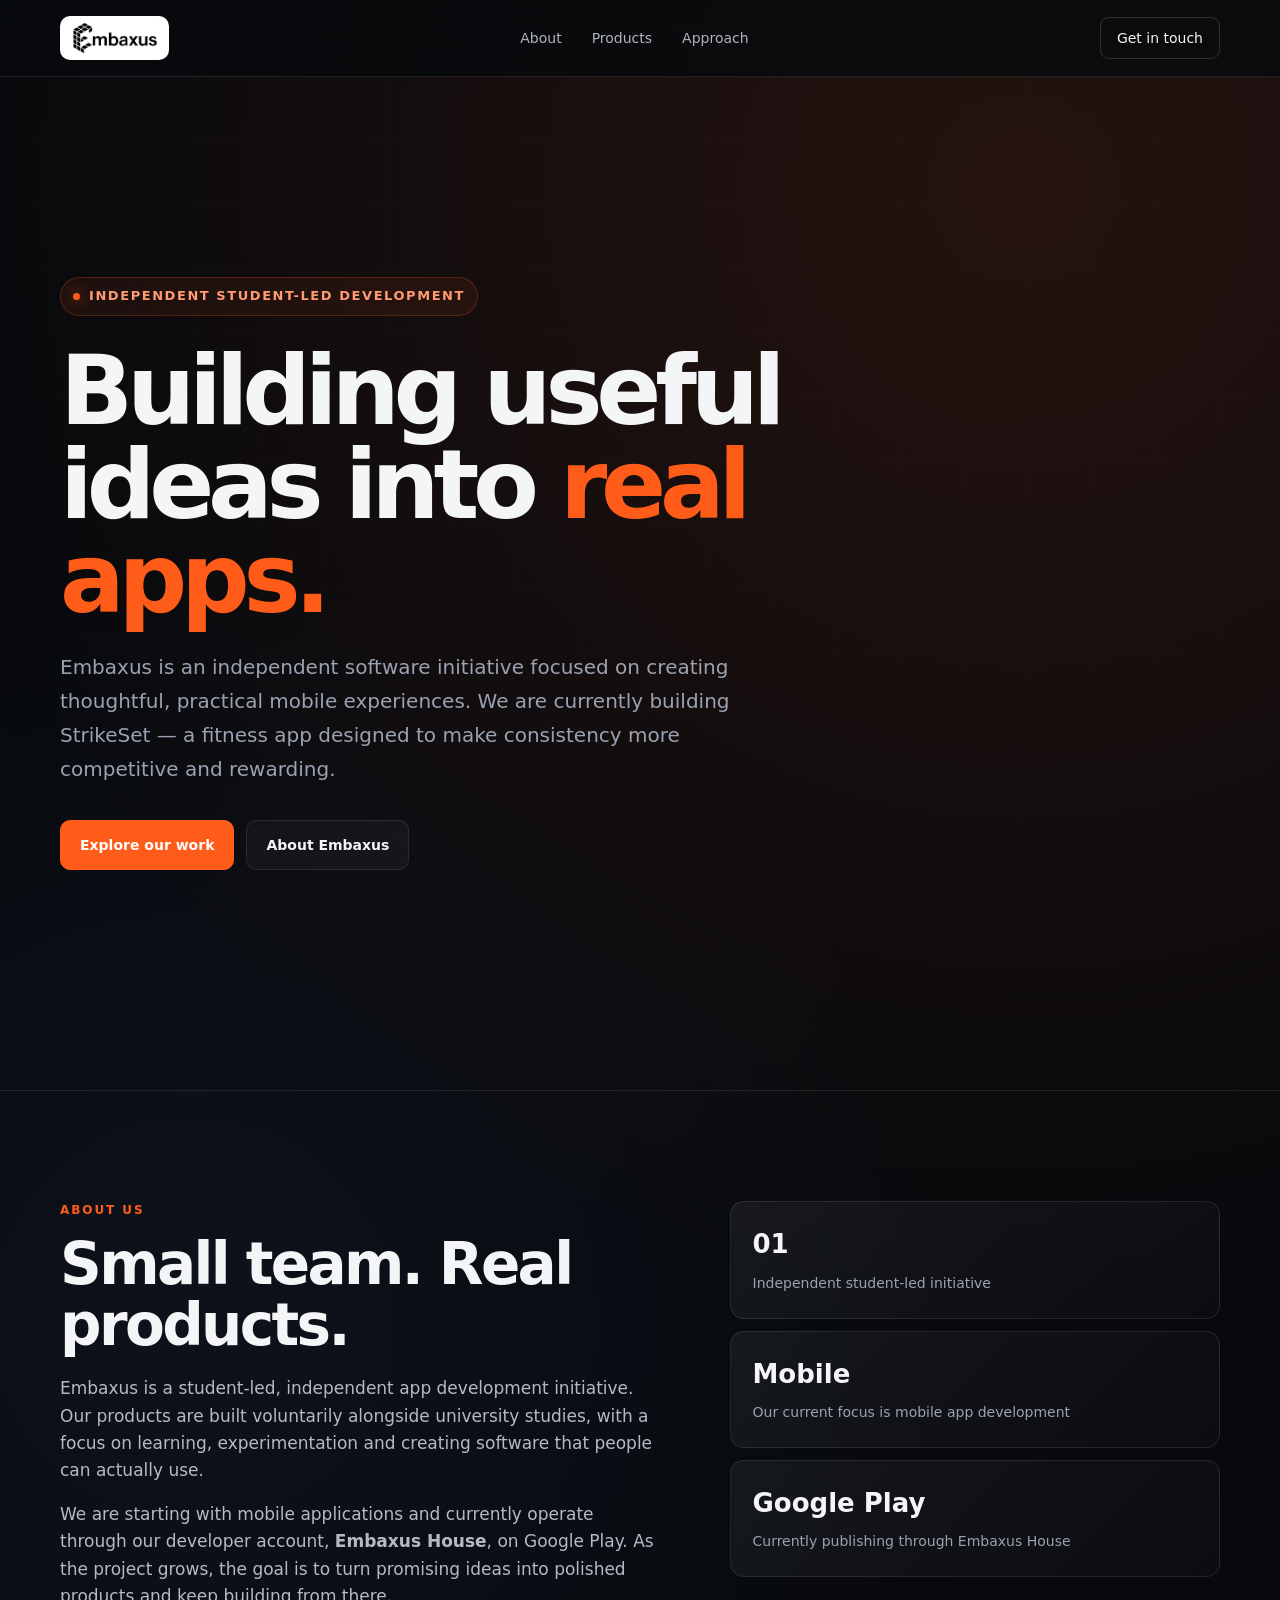
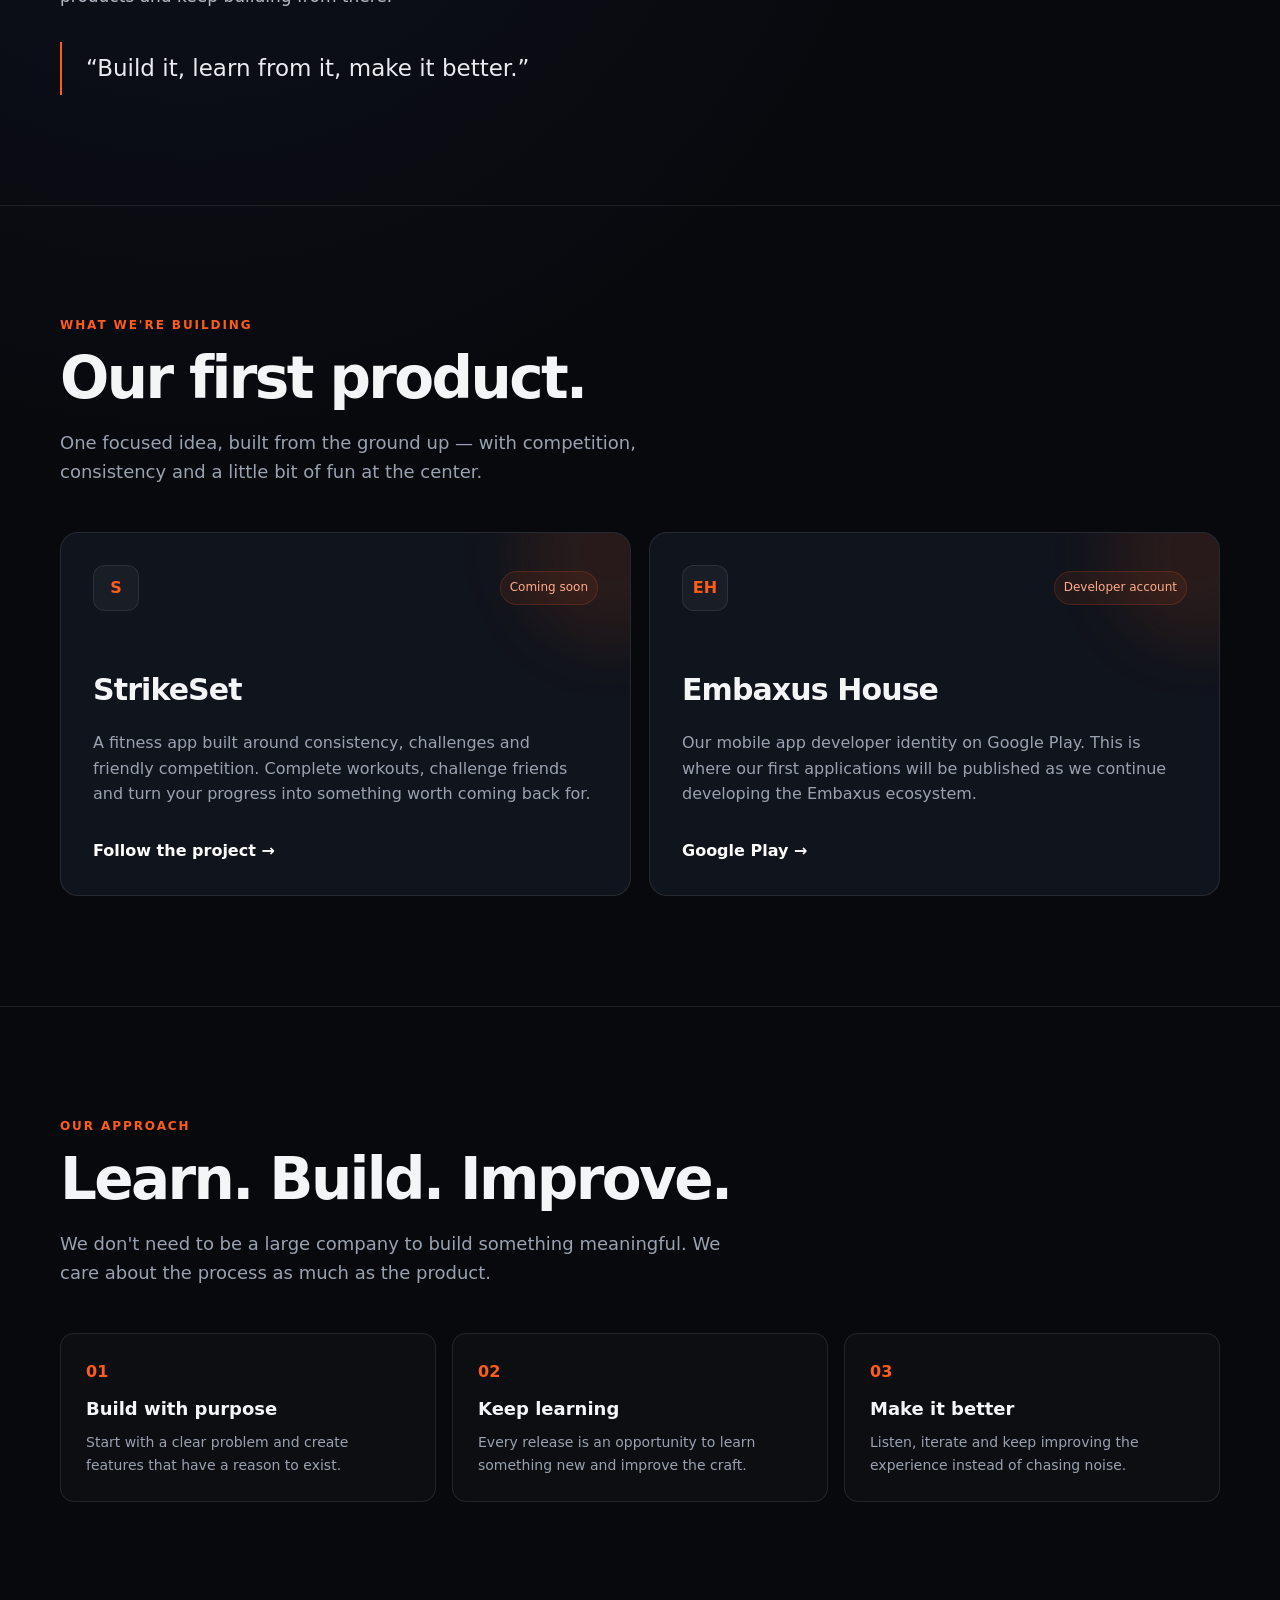
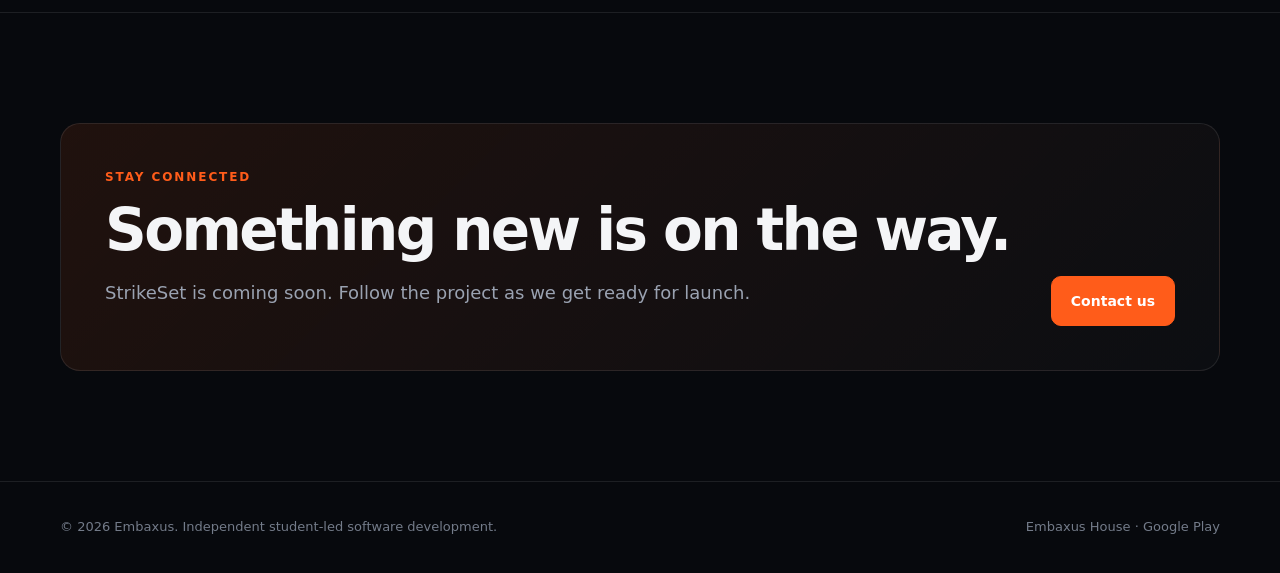
<file: index.html>
<!doctype html>
<html lang="en">
<head>
  <meta charset="utf-8">
  <meta name="viewport" content="width=device-width, initial-scale=1">
  <meta name="description" content="Embaxus — independent student-led mobile software development. Building StrikeSet and other digital products.">
  <title>Embaxus — Building What Comes Next</title>
  <style>
    :root{
      --bg:#07090d;
      --bg2:#0b0e14;
      --panel:#10141c;
      --panel2:#0d1118;
      --text:#f4f5f7;
      --muted:#9aa2b1;
      --line:rgba(255,255,255,.09);
      --accent:#ff5c1a;
      --accent2:#ff7a45;
      --max:1160px;
    }
    *{box-sizing:border-box}
    html{scroll-behavior:smooth}
    body{
      margin:0;
      background:
        radial-gradient(circle at 80% 5%, rgba(255,92,26,.12), transparent 30%),
        radial-gradient(circle at 15% 35%, rgba(75,95,150,.10), transparent 28%),
        var(--bg);
      color:var(--text);
      font-family:Inter,ui-sans-serif,system-ui,-apple-system,BlinkMacSystemFont,"Segoe UI",sans-serif;
      line-height:1.6;
    }
    a{color:inherit;text-decoration:none}
    .container{width:min(var(--max),calc(100% - 48px));margin:auto}
    .nav{
      position:sticky;top:0;z-index:10;
      backdrop-filter:blur(18px);
      background:rgba(7,9,13,.78);
      border-bottom:1px solid var(--line);
    }
    .nav-inner{height:76px;display:flex;align-items:center;justify-content:space-between}
    .brand{
      display:flex;align-items:center;
      background:#fff;border-radius:10px;padding:6px 12px;
      height:44px;
    }
    .brand img{height:31px;width:auto;display:block}
    .links{display:flex;gap:30px;color:#aeb5c1;font-size:14px}
    .links a{transition:.2s}
    .links a:hover{color:#fff}
    .nav-cta{
      border:1px solid rgba(255,255,255,.15);
      padding:9px 16px;border-radius:9px;font-size:14px;
      transition:.2s
    }
    .nav-cta:hover{border-color:rgba(255,92,26,.65);color:#fff}
    .hero{min-height:calc(100vh - 76px);display:flex;align-items:center;position:relative;overflow:hidden}
    .hero:before{
      content:"";position:absolute;inset:0;opacity:.45;
      background-image:
        linear-gradient(rgba(255,255,255,.035) 1px,transparent 1px),
        linear-gradient(90deg,rgba(255,255,255,.035) 1px,transparent 1px);
      background-size:64px 64px;
      mask-image:linear-gradient(to bottom,black,transparent 90%);
    }
    .hero-content{position:relative;padding:90px 0 110px;max-width:900px}
    .eyebrow{
      display:inline-flex;align-items:center;gap:9px;
      color:#ff9a73;font-size:13px;font-weight:600;letter-spacing:.12em;text-transform:uppercase;
      border:1px solid rgba(255,92,26,.24);background:rgba(255,92,26,.07);
      padding:8px 12px;border-radius:999px;
    }
    .dot{width:7px;height:7px;border-radius:50%;background:var(--accent);box-shadow:0 0 16px var(--accent)}
    h1{font-size:clamp(52px,8vw,96px);line-height:.98;letter-spacing:-.065em;margin:28px 0 24px;max-width:900px}
    h1 span{color:var(--accent)}
    .hero p{max-width:670px;color:var(--muted);font-size:20px;line-height:1.7;margin:0 0 34px}
    .buttons{display:flex;gap:12px;flex-wrap:wrap}
    .btn{padding:13px 19px;border-radius:10px;font-weight:600;font-size:14px;border:1px solid var(--line);transition:.2s}
    .btn-primary{background:var(--accent);color:#fff;border-color:var(--accent)}
    .btn-primary:hover{background:var(--accent2);transform:translateY(-1px)}
    .btn-secondary{background:rgba(255,255,255,.035)}
    .btn-secondary:hover{background:rgba(255,255,255,.08)}
    section{padding:110px 0;border-top:1px solid var(--line)}
    .section-label{color:var(--accent);font-size:12px;font-weight:700;letter-spacing:.16em;text-transform:uppercase}
    h2{font-size:clamp(34px,5vw,58px);letter-spacing:-.045em;line-height:1.05;margin:13px 0 20px}
    .lead{color:var(--muted);max-width:680px;font-size:18px}
    .about-grid{display:grid;grid-template-columns:1.1fr .9fr;gap:70px;align-items:start}
    .about-copy p{color:#b4bac5;font-size:17px}
    .quote{
      border-left:2px solid var(--accent);padding:10px 0 10px 24px;
      color:#e9ebef;font-size:23px;line-height:1.45;margin-top:32px
    }
    .stats{display:grid;gap:12px}
    .stat{
      padding:22px;background:linear-gradient(135deg,rgba(255,255,255,.055),rgba(255,255,255,.02));
      border:1px solid var(--line);border-radius:14px
    }
    .stat strong{display:block;font-size:26px;margin-bottom:4px}
    .stat span{color:var(--muted);font-size:14px}
    .products-grid{display:grid;grid-template-columns:1fr 1fr;gap:18px;margin-top:45px}
    .card{
      position:relative;overflow:hidden;min-height:300px;padding:32px;
      border:1px solid var(--line);border-radius:18px;background:var(--panel);
    }
    .card:after{
      content:"";position:absolute;width:180px;height:180px;border-radius:50%;
      background:rgba(255,92,26,.10);filter:blur(30px);right:-70px;top:-70px;
    }
    .card-top{display:flex;justify-content:space-between;align-items:center;position:relative;z-index:1}
    .icon{
      width:46px;height:46px;border-radius:12px;background:#181d26;border:1px solid var(--line);
      display:grid;place-items:center;font-weight:800;color:var(--accent)
    }
    .status{font-size:12px;color:#ffab8b;background:rgba(255,92,26,.08);border:1px solid rgba(255,92,26,.18);padding:6px 9px;border-radius:999px}
    .card h3{font-size:30px;margin:55px 0 8px;letter-spacing:-.03em;position:relative;z-index:1}
    .card p{color:var(--muted);max-width:500px;position:relative;z-index:1}
    .card-link{display:inline-block;margin-top:15px;color:#fff;font-weight:600;position:relative;z-index:1}
    .card-link:hover{color:var(--accent)}
    .values{display:grid;grid-template-columns:repeat(3,1fr);gap:16px;margin-top:45px}
    .value{padding:25px;border:1px solid var(--line);border-radius:14px;background:rgba(255,255,255,.025)}
    .value h3{margin:10px 0 8px;font-size:18px}
    .value p{margin:0;color:var(--muted);font-size:14px}
    .num{color:var(--accent);font-weight:800}
    .contact{
      display:flex;justify-content:space-between;align-items:end;gap:30px;
      padding:44px;border:1px solid var(--line);border-radius:20px;
      background:linear-gradient(135deg,rgba(255,92,26,.10),rgba(255,255,255,.025));
    }
    .contact h2{margin-bottom:10px}
    footer{padding:35px 0;color:#737b89;font-size:13px;border-top:1px solid var(--line)}
    .footer-inner{display:flex;justify-content:space-between;gap:20px}
    @media(max-width:800px){
      .links{display:none}
      .about-grid,.products-grid,.values{grid-template-columns:1fr}
      .contact{display:block;padding:30px}
      .contact .buttons{margin-top:25px}
      h1{font-size:58px}
    }
    @media(max-width:520px){
      .container{width:min(var(--max),calc(100% - 32px))}
      .nav-cta{display:none}
      .hero-content{padding:70px 0 90px}
      h1{font-size:49px}
      .hero p{font-size:17px}
      section{padding:80px 0}
      .footer-inner{display:block}
    }
  </style>
</head>
<body>
  <header class="nav">
    <div class="container nav-inner">
      <a class="brand" href="#home" aria-label="Embaxus home">
        <img src="embaxus-logo.png" alt="Embaxus">
      </a>
      <nav class="links">
        <a href="#about">About</a>
        <a href="#products">Products</a>
        <a href="#approach">Approach</a>
      </nav>
      <a class="nav-cta" href="#contact">Get in touch</a>
    </div>
  </header>

  <main id="home">
    <section class="hero" style="border-top:0">
      <div class="container">
        <div class="hero-content">
          <div class="eyebrow"><span class="dot"></span> Independent student-led development</div>
          <h1>Building useful ideas into <span>real apps.</span></h1>
          <p>
            Embaxus is an independent software initiative focused on creating thoughtful,
            practical mobile experiences. We are currently building StrikeSet — a fitness
            app designed to make consistency more competitive and rewarding.
          </p>
          <div class="buttons">
            <a class="btn btn-primary" href="#products">Explore our work</a>
            <a class="btn btn-secondary" href="#about">About Embaxus</a>
          </div>
        </div>
      </div>
    </section>

    <section id="about">
      <div class="container about-grid">
        <div class="about-copy">
          <div class="section-label">About us</div>
          <h2>Small team. Real products.</h2>
          <p>
            Embaxus is a student-led, independent app development initiative. Our products
            are built voluntarily alongside university studies, with a focus on learning,
            experimentation and creating software that people can actually use.
          </p>
          <p>
            We are starting with mobile applications and currently operate through our
            developer account, <strong>Embaxus House</strong>, on Google Play. As the project
            grows, the goal is to turn promising ideas into polished products and keep
            building from there.
          </p>
          <div class="quote">
            “Build it, learn from it, make it better.”
          </div>
        </div>
        <div class="stats">
          <div class="stat"><strong>01</strong><span>Independent student-led initiative</span></div>
          <div class="stat"><strong>Mobile</strong><span>Our current focus is mobile app development</span></div>
          <div class="stat"><strong>Google Play</strong><span>Currently publishing through Embaxus House</span></div>
        </div>
      </div>
    </section>

    <section id="products">
      <div class="container">
        <div class="section-label">What we're building</div>
        <h2>Our first product.</h2>
        <p class="lead">
          One focused idea, built from the ground up — with competition, consistency and
          a little bit of fun at the center.
        </p>

        <div class="products-grid">
          <article class="card">
            <div class="card-top">
              <div class="icon">S</div>
              <div class="status">Coming soon</div>
            </div>
            <h3>StrikeSet</h3>
            <p>
              A fitness app built around consistency, challenges and friendly competition.
              Complete workouts, challenge friends and turn your progress into something
              worth coming back for.
            </p>
            <a class="card-link" href="#contact">Follow the project →</a>
          </article>

          <article class="card">
            <div class="card-top">
              <div class="icon">EH</div>
              <div class="status">Developer account</div>
            </div>
            <h3>Embaxus House</h3>
            <p>
              Our mobile app developer identity on Google Play. This is where our first
              applications will be published as we continue developing the Embaxus ecosystem.
            </p>
            <a class="card-link" href="#" onclick="return false;">Google Play →</a>
          </article>
        </div>
      </div>
    </section>

    <section id="approach">
      <div class="container">
        <div class="section-label">Our approach</div>
        <h2>Learn. Build. Improve.</h2>
        <p class="lead">
          We don't need to be a large company to build something meaningful.
          We care about the process as much as the product.
        </p>
        <div class="values">
          <div class="value">
            <div class="num">01</div>
            <h3>Build with purpose</h3>
            <p>Start with a clear problem and create features that have a reason to exist.</p>
          </div>
          <div class="value">
            <div class="num">02</div>
            <h3>Keep learning</h3>
            <p>Every release is an opportunity to learn something new and improve the craft.</p>
          </div>
          <div class="value">
            <div class="num">03</div>
            <h3>Make it better</h3>
            <p>Listen, iterate and keep improving the experience instead of chasing noise.</p>
          </div>
        </div>
      </div>
    </section>

    <section id="contact">
      <div class="container">
        <div class="contact">
          <div>
            <div class="section-label">Stay connected</div>
            <h2>Something new is on the way.</h2>
            <p class="lead">StrikeSet is coming soon. Follow the project as we get ready for launch.</p>
          </div>
          <div class="buttons">
            <a class="btn btn-primary" href="mailto:strikesetapp@gmail.com">Contact us</a>
          </div>
        </div>
      </div>
    </section>
  </main>

  <footer>
    <div class="container footer-inner">
      <span>© 2026 Embaxus. Independent student-led software development.</span>
      <span>Embaxus House · Google Play</span>
    </div>
  </footer>
</body>
</html>
</file>
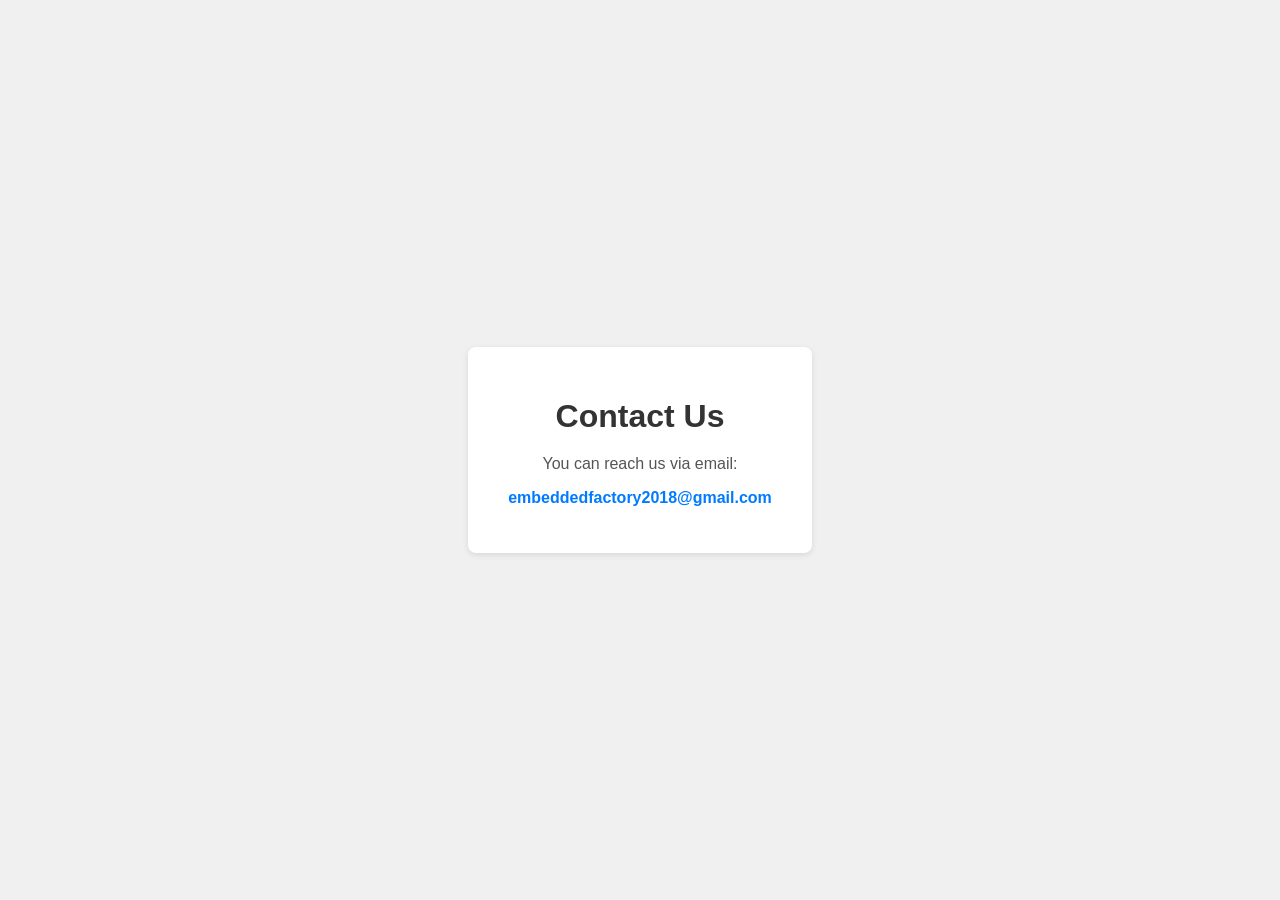
<file: contact.html>
<!DOCTYPE html>
<html lang="en">
<head>
    <meta charset="UTF-8">
    <meta name="viewport" content="width=device-width, initial-scale=1.0">
    <title>Contact Us - Embaxus</title>
    <style>
        body {
            font-family: Arial, sans-serif;
            background-color: #f0f0f0;
            display: flex;
            justify-content: center;
            align-items: center;
            height: 100vh;
            margin: 0;
        }

        .contact-container {
            background-color: #fff;
            padding: 30px 40px;
            border-radius: 8px;
            box-shadow: 0 2px 6px rgba(0,0,0,0.1);
            text-align: center;
        }

        h1 {
            color: #333;
            margin-bottom: 20px;
        }

        p {
            font-size: 16px;
            color: #555;
        }

        a {
            color: #007BFF;
            text-decoration: none;
            font-weight: bold;
        }

        a:hover {
            text-decoration: underline;
        }
    </style>
</head>
<body>

<div class="contact-container">
    <h1>Contact Us</h1>
    <p>You can reach us via email:</p>
    <p><a href="mailto:embeddedfactory2018@gmail.com">embeddedfactory2018@gmail.com</a></p>
</div>

</body>
</html>
</file>
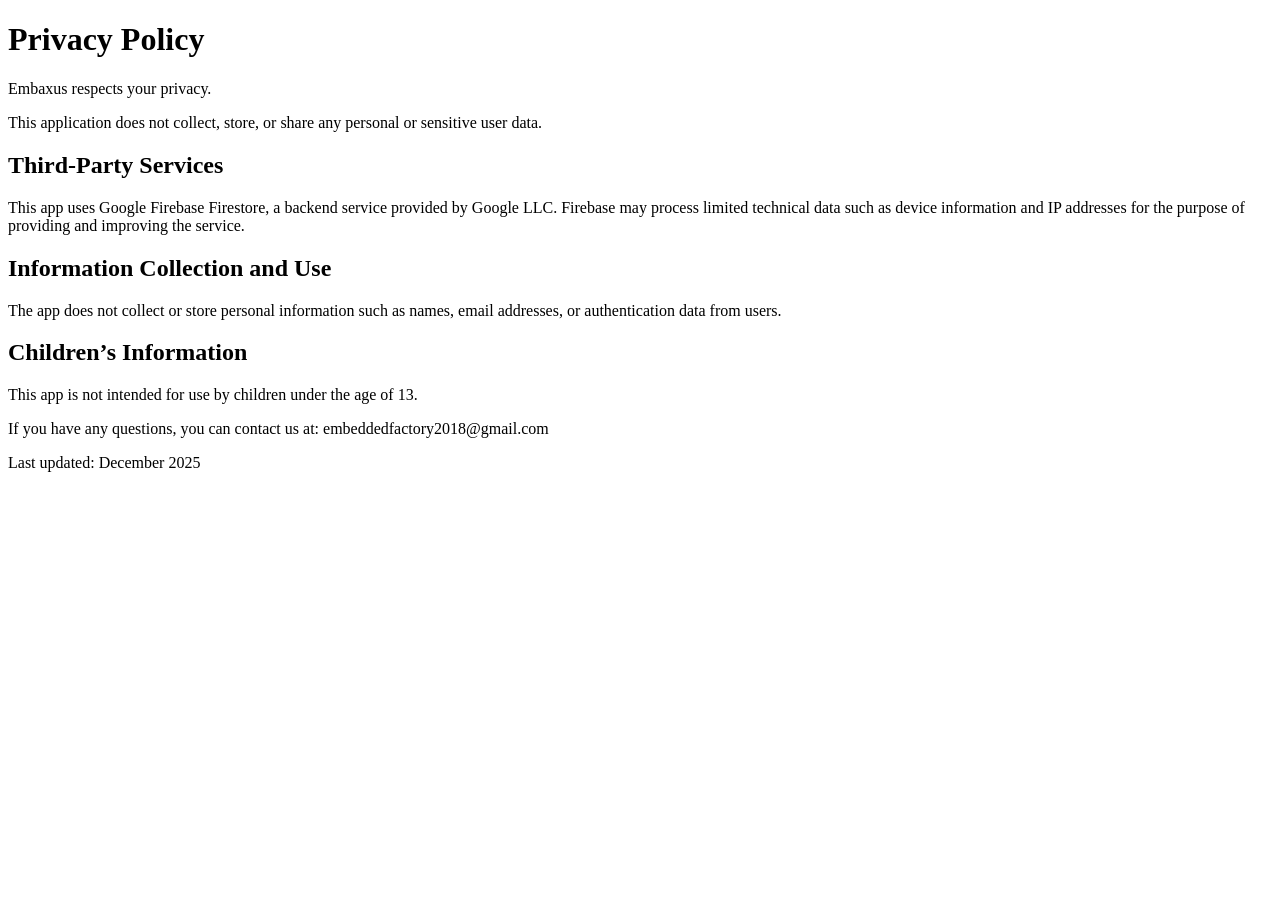
<file: privacy-policy.html>
<!DOCTYPE html>
<html lang="en">
<head>
  <meta charset="UTF-8">
  <title>Privacy Policy – Embaxus</title>
  <meta name="viewport" content="width=device-width, initial-scale=1.0">
</head>
<body>
  <h1>Privacy Policy</h1>

  <p>Embaxus respects your privacy.</p>

  <p>This application does not collect, store, or share any personal or sensitive user data.</p>

  <h2>Third-Party Services</h2>
<p>
This app uses Google Firebase Firestore, a backend service provided by Google LLC.
Firebase may process limited technical data such as device information and IP addresses
for the purpose of providing and improving the service.
</p>

<h2>Information Collection and Use</h2>
<p>
The app does not collect or store personal information such as names, email addresses,
or authentication data from users.
</p>

<h2>Children’s Information</h2>
<p>
This app is not intended for use by children under the age of 13.
</p>

  <p>If you have any questions, you can contact us at: embeddedfactory2018@gmail.com</p>

  <p>Last updated: December 2025</p>
</body>
</html>
</file>
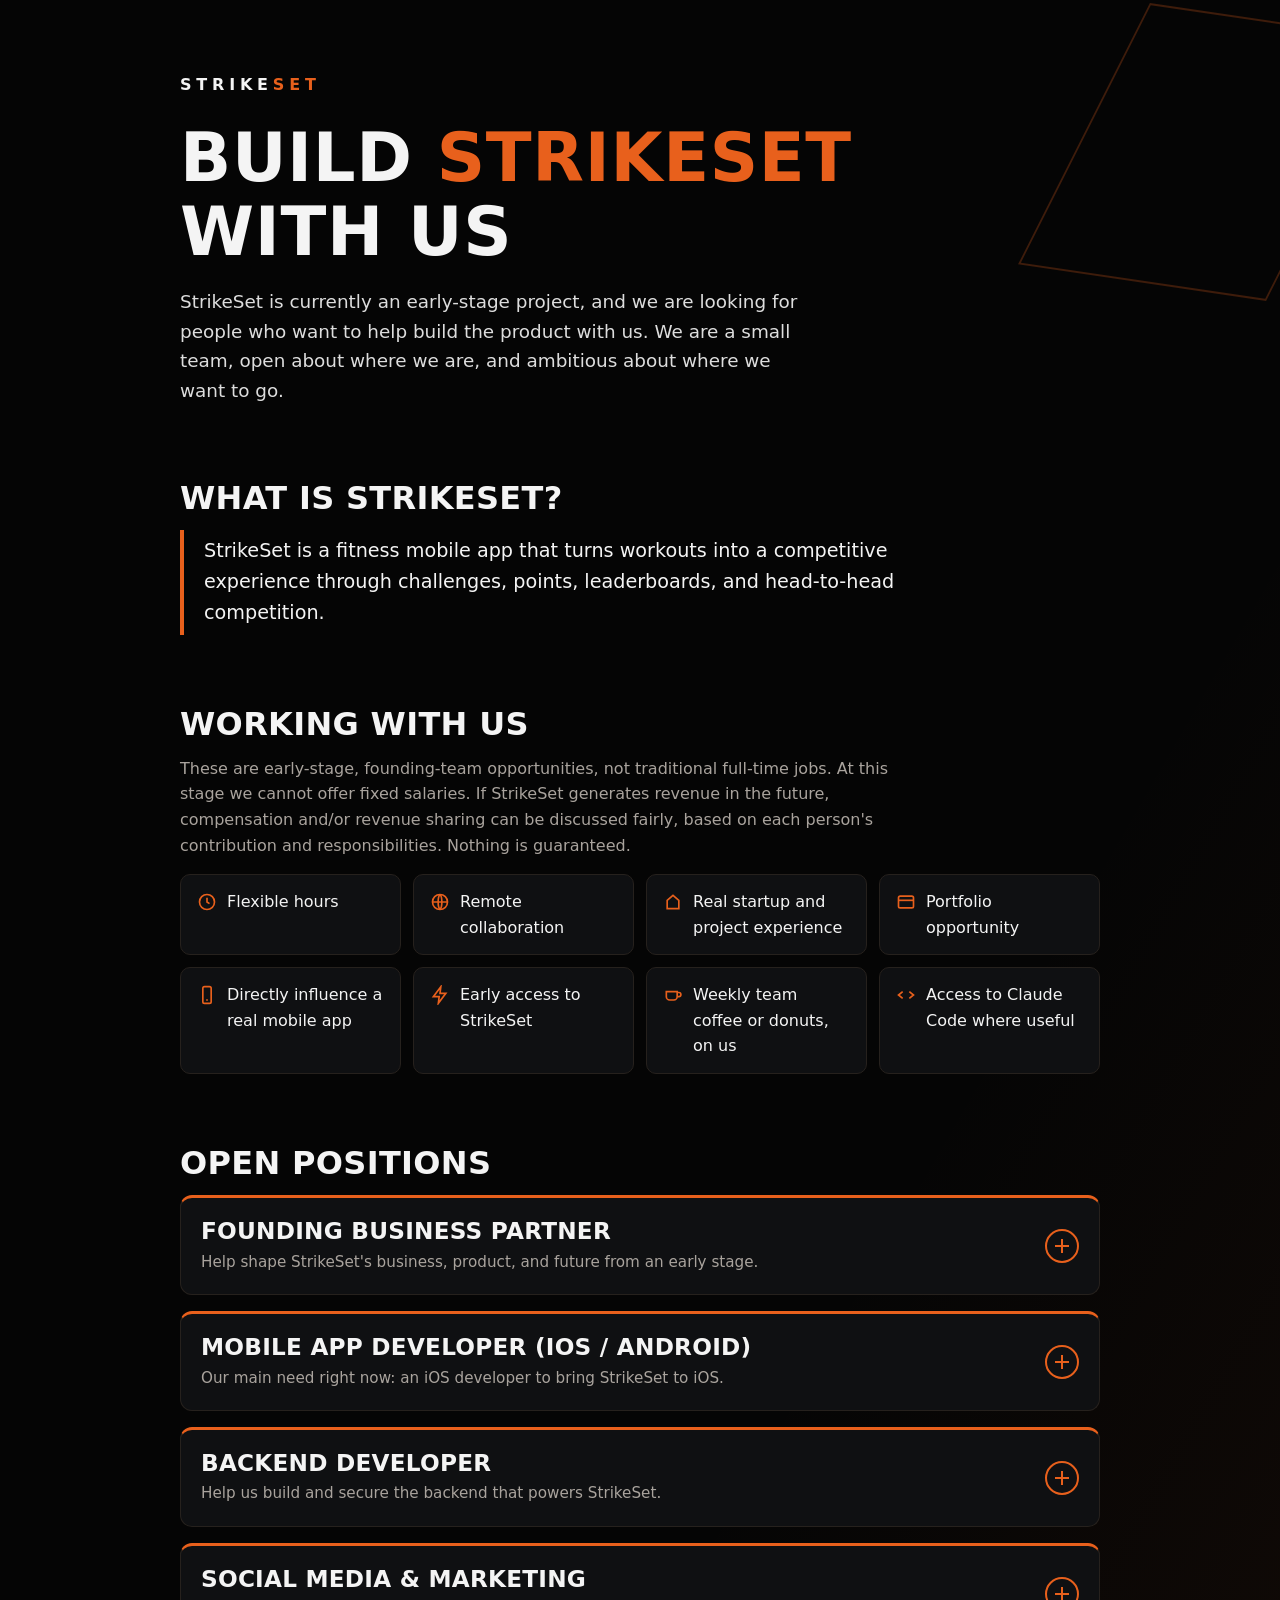
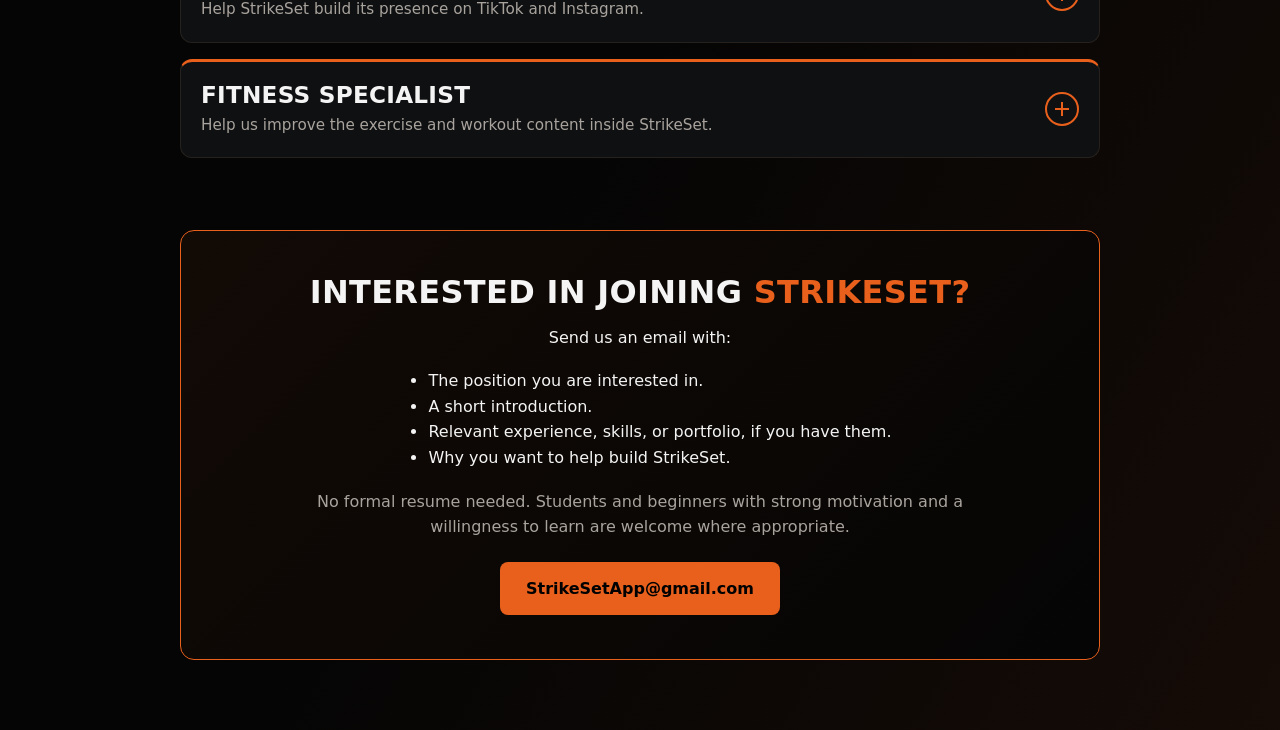
<file: strikeset/careers.html>
<!DOCTYPE html>
<html lang="en">
<head>
<meta charset="utf-8">
<meta name="viewport" content="width=device-width, initial-scale=1">
<title>Careers | StrikeSet</title>
<style>
:root{--bg:#050505;--card:#0f1012;--line:#26211d;--or:#e8601c;--or2:#ff8a3d;--tx:#f4f4f4;--mu:#a9a39d}
@media(prefers-color-scheme:light){:root{--bg:#050505}}
*{box-sizing:border-box;margin:0}
body{background:var(--bg);color:var(--tx);font:16px/1.6 "Inter","Segoe UI",system-ui,sans-serif;
background-image:linear-gradient(120deg,transparent 60%,rgba(232,96,28,.07));}
.w{max-width:960px;margin:0 auto;padding:0 20px}
h1,h2,h3{font-weight:800;line-height:1.1;letter-spacing:.01em;text-transform:uppercase}
h1{font-size:clamp(2.2rem,8vw,4.2rem)}
h2{font-size:clamp(1.4rem,4vw,2rem);margin-bottom:14px}
.or{color:var(--or)}
header.hero{padding:72px 0 40px;position:relative;overflow:hidden}
header.hero:after{content:"";position:absolute;right:-60px;top:20px;width:260px;height:260px;border:2px solid rgba(232,96,28,.25);transform:skewX(-20deg) rotate(8deg);z-index:-1}
.brand{letter-spacing:.3em;font-weight:700;margin-bottom:24px}
.brand span{color:var(--or)}
.lead{font-size:1.15rem;max-width:640px;margin-top:18px;color:#ddd}
section{padding:36px 0}
.about{border-left:4px solid var(--or);padding:6px 0 6px 20px;font-size:1.2rem;max-width:720px}
.grid{display:grid;grid-template-columns:repeat(auto-fit,minmax(210px,1fr));gap:12px;margin-top:16px}
.b{background:var(--card);border:1px solid var(--line);border-radius:10px;padding:14px 16px;display:flex;gap:10px;align-items:flex-start}
.b svg{flex:none;width:20px;height:20px;stroke:var(--or);fill:none;stroke-width:2;margin-top:3px}
.note{color:var(--mu);margin-top:14px;max-width:720px}
details{background:var(--card);border:1px solid var(--line);border-radius:12px;margin-bottom:16px;border-top:3px solid var(--or)}
summary{list-style:none;cursor:pointer;padding:20px;display:flex;justify-content:space-between;gap:16px;align-items:center}
summary::-webkit-details-marker{display:none}
summary h3{font-size:clamp(1.1rem,3.5vw,1.45rem)}
summary p{color:var(--mu);font-size:.95rem;margin-top:6px;text-transform:none;font-weight:400}
.tag{display:inline-block;font-size:.72rem;font-weight:700;color:#000;background:var(--or);padding:2px 8px;border-radius:4px;letter-spacing:.06em;text-transform:uppercase;margin-bottom:8px}
.plus{flex:none;width:34px;height:34px;border:2px solid var(--or);border-radius:50%;position:relative}
.plus:before,.plus:after{content:"";position:absolute;background:var(--or);left:50%;top:50%;transform:translate(-50%,-50%)}
.plus:before{width:14px;height:2px}.plus:after{width:2px;height:14px;transition:.2s}
details[open] .plus:after{height:0}
.body{padding:0 20px 22px;border-top:1px solid var(--line)}
.body h4{color:var(--or);text-transform:uppercase;font-size:.85rem;letter-spacing:.12em;margin:20px 0 8px}
.body ul{padding-left:20px}.body li{margin:4px 0}
.body p{margin:6px 0}
.cta{text-align:center;border:1px solid var(--or);border-radius:14px;padding:44px 20px;background:linear-gradient(135deg,#120a05,#050505);margin:20px 0 70px}
.cta ul{display:inline-block;text-align:left;margin:18px 0}
.btn{display:inline-block;background:var(--or);color:#000;font-weight:800;padding:14px 26px;border-radius:8px;text-decoration:none;word-break:break-all}
.btn:hover{background:var(--or2)}
a:focus-visible,summary:focus-visible{outline:2px solid var(--or2);outline-offset:3px}
</style>
</head>
<body>
<header class="hero"><div class="w">
<div class="brand">STRIKE<span>SET</span></div>
<h1>Build <span class="or">StrikeSet</span><br>with us</h1>
<p class="lead">StrikeSet is currently an early-stage project, and we are looking for people who want to help build the product with us. We are a small team, open about where we are, and ambitious about where we want to go.</p>
</div></header>

<main class="w">
<section>
<h2>What is StrikeSet?</h2>
<p class="about">StrikeSet is a fitness mobile app that turns workouts into a competitive experience through challenges, points, leaderboards, and head-to-head competition.</p>
</section>

<section>
<h2>Working with us</h2>
<p class="note" style="margin:0 0 6px">These are early-stage, founding-team opportunities, not traditional full-time jobs. At this stage we cannot offer fixed salaries. If StrikeSet generates revenue in the future, compensation and/or revenue sharing can be discussed fairly, based on each person's contribution and responsibilities. Nothing is guaranteed.</p>
<div class="grid">
<div class="b"><svg viewBox="0 0 24 24"><circle cx="12" cy="12" r="9"/><path d="M12 7v5l3 2"/></svg>Flexible hours</div>
<div class="b"><svg viewBox="0 0 24 24"><circle cx="12" cy="12" r="9"/><path d="M3 12h18M12 3c3 3 3 15 0 18M12 3c-3 3-3 15 0 18"/></svg>Remote collaboration</div>
<div class="b"><svg viewBox="0 0 24 24"><path d="M5 20V10l7-6 7 6v10z"/></svg>Real startup and project experience</div>
<div class="b"><svg viewBox="0 0 24 24"><rect x="3" y="5" width="18" height="14" rx="2"/><path d="M3 10h18"/></svg>Portfolio opportunity</div>
<div class="b"><svg viewBox="0 0 24 24"><rect x="7" y="2" width="10" height="20" rx="2"/><path d="M11 18h2"/></svg>Directly influence a real mobile app</div>
<div class="b"><svg viewBox="0 0 24 24"><path d="M13 2 4 14h7l-1 8 9-12h-7z"/></svg>Early access to StrikeSet</div>
<div class="b"><svg viewBox="0 0 24 24"><path d="M4 8h13v6a4 4 0 0 1-4 4H8a4 4 0 0 1-4-4zM17 9h2a2 2 0 0 1 0 5h-2"/></svg>Weekly team coffee or donuts, on us</div>
<div class="b"><svg viewBox="0 0 24 24"><path d="m8 8-5 4 5 4M16 8l5 4-5 4"/></svg>Access to Claude Code where useful</div>
</div>
</section>

<section>
<h2>Open positions</h2>

<details>
<summary><div><h3>Founding Business Partner</h3><p>Help shape StrikeSet's business, product, and future from an early stage.</p></div><span class="plus"></span></summary>
<div class="body">
<p style="margin-top:16px">We are looking for someone who wants to become part of the founding team and help shape StrikeSet from an early stage. You will work closely with the existing team on business, product, and strategic decisions. This is not an administrative assistant position. We want a genuine founding team member who takes part in meaningful decisions about StrikeSet's business, product direction, growth, and future.</p>
<h4>What you'll do</h4>
<ul>
<li>Help StrikeSet establish and manage its presence on both the Google Play Store and Apple App Store.</li>
<li>Help with the publishing and account side of the app under Embedded House, as appropriate.</li>
<li>Research and understand the business, administrative, and operational requirements of running a mobile app.</li>
<li>Take part in important business and product decisions.</li>
<li>Help evaluate opportunities for StrikeSet's growth.</li>
<li>Research topics the team needs to understand and turn that research into practical decisions.</li>
<li>Contribute ideas about the future direction of StrikeSet.</li>
<li>Help with business-related responsibilities as the project grows.</li>
<li>If StrikeSet begins generating revenue, responsibly take part in the related business and financial processes, including understanding applicable tax responsibilities and seeking professional guidance when necessary.</li>
</ul>
<h4>Who we're looking for</h4>
<p>You may have a background or strong interest in business, entrepreneurship, technology, computer science, software, product development, business operations, or a related field. A specific degree is not required. More important than your education, we are looking for someone who is:</p>
<ul>
<li>Curious and willing to learn.</li>
<li>Comfortable researching unfamiliar topics.</li>
<li>Proactive and able to take initiative.</li>
<li>Resourceful and good at figuring things out.</li>
<li>Responsible and trustworthy.</li>
<li>Comfortable communicating with people.</li>
<li>Friendly, cooperative, and easy to work with.</li>
<li>Comfortable sharing ideas and opinions, and able to disagree respectfully.</li>
<li>Interested in being part of a real founding team rather than simply completing assigned tasks.</li>
</ul>
<h4>Compensation</h4>
<p>We cannot offer a fixed salary at this stage. This is an early-stage founding opportunity for someone who wants to help build StrikeSet from the ground up and gain meaningful startup experience. If StrikeSet generates revenue in the future, compensation and/or revenue sharing can be discussed and structured fairly according to each founding member's responsibilities and contribution.</p>
<h4>Additional benefits</h4>
<ul>
<li>Flexible hours and remote collaboration.</li>
<li>Weekly team coffee or donuts.</li>
<li>Access to Claude Code where useful.</li>
<li>Early access to StrikeSet.</li>
<li>Direct participation in important product and business decisions.</li>
</ul>
</div>
</details>

<details>
<summary><div><h3>Mobile App Developer (iOS / Android)</h3><p>Our main need right now: an iOS developer to bring StrikeSet to iOS.</p></div><span class="plus"></span></summary>
<div class="body">
<p style="margin-top:16px">StrikeSet already has an Android developer on the team, and our current primary need is an iOS developer who can help bring the existing app to iOS. The Android app is the reference for the functionality and user experience to bring to the iOS platform.</p>
<h4>What you'll do</h4>
<ul>
<li>Develop the iOS version of StrikeSet.</li>
<li>Translate the existing Android functionality and app logic into an appropriate iOS implementation.</li>
<li>Work with the Android developer to keep both platforms consistent.</li>
<li>Help identify and solve technical issues.</li>
<li>Contribute to the quality and usability of the app.</li>
<li>Discuss technical and product decisions with the team.</li>
<li>Help improve the app as new features are developed.</li>
</ul>
<h4>Who we're looking for</h4>
<p>We are open to experienced iOS developers, developers who are currently learning iOS, computer science and software engineering students, and self-taught developers who can show their ability and willingness to learn. You do not need to know everything already. We value:</p>
<ul>
<li>Willingness to learn and curiosity.</li>
<li>Problem-solving skills and the ability to research independently.</li>
<li>Interest in mobile development.</li>
<li>Attention to detail.</li>
<li>Communication and collaboration.</li>
<li>Willingness to improve the app rather than simply reproduce code.</li>
</ul>
<h4>Team support</h4>
<p>Our Android developer can help with existing app functionality, feature requirements, how features are expected to behave, general app architecture and logic, and questions about the Android implementation. Claude Code can also be provided as a development and research assistant.</p>
<h4>Hardware</h4>
<p><strong>A Mac is required.</strong> We currently cannot provide one, so candidates should have access to a Mac capable of supporting their iOS development workflow.</p>
<h4>Time commitment</h4>
<p>Flexible hours. This does not need to be a full-time position. You can contribute around your school, work, or other commitments.</p>
<h4>Android developers</h4>
<p>Although our primary need is iOS, Android developers who want to contribute to StrikeSet on a volunteer, early-stage basis are also welcome to contact us.</p>
<h4>Early access</h4>
<p>Want to understand the app before committing? You can request early access to StrikeSet.</p>
<h4>Compensation</h4>
<p>There is currently no fixed salary for this early-stage position. If StrikeSet generates revenue in the future, compensation and/or revenue sharing can be discussed based on contribution and responsibilities.</p>
</div>
</details>

<details>
<summary><div><h3>Backend Developer</h3><p>Help us build and secure the backend that powers StrikeSet.</p></div><span class="plus"></span></summary>
<div class="body">
<p style="margin-top:16px">We are looking for a backend developer to help build, improve, and secure the systems behind StrikeSet, including the data behind challenges, points, leaderboards, and head-to-head competition. StrikeSet currently runs on Supabase. If you believe Supabase is not sufficient for security or scale, you are welcome to propose a different backend and help rebuild it.</p>
<h4>What you'll do</h4>
<ul>
<li>Review and improve the current Supabase setup, including authentication, data access, and security.</li>
<li>Design and maintain the data and APIs that the mobile apps rely on.</li>
<li>Evaluate whether the current backend is secure and reliable enough, and recommend changes if it is not.</li>
<li>If needed, design and build a new backend outside of Supabase.</li>
<li>Work with the Android developer and the future iOS developer to keep both apps consistent.</li>
<li>Help identify and solve technical issues.</li>
<li>Discuss technical and product decisions with the team.</li>
</ul>
<h4>Who we're looking for</h4>
<p>The backend language and framework are not important. We are open to experienced backend developers, developers who are still learning, computer science and software engineering students, and self-taught developers who can show their ability and willingness to learn. We value:</p>
<ul>
<li>Willingness to learn and curiosity.</li>
<li>Interest in security and reliable system design.</li>
<li>Problem-solving skills and the ability to research independently.</li>
<li>Attention to detail.</li>
<li>Communication and collaboration.</li>
<li>Willingness to question existing decisions and improve them.</li>
</ul>
<h4>Team support</h4>
<p>Our Android developer can help with existing app functionality, how features are expected to behave, and general app logic. Claude Code can also be provided as a development and research assistant.</p>
<h4>Time commitment</h4>
<p>Flexible hours. This does not need to be a full-time position. You can contribute around your school, work, or other commitments.</p>
<h4>Early access</h4>
<p>Want to understand the app before committing? You can request early access to StrikeSet.</p>
<h4>Compensation</h4>
<p>There is currently no fixed salary for this early-stage position. If StrikeSet generates revenue in the future, compensation and/or revenue sharing can be discussed based on contribution and responsibilities.</p>
</div>
</details>

<details>
<summary><div><h3>Social Media &amp; Marketing</h3><p>Help StrikeSet build its presence on TikTok and Instagram.</p></div><span class="plus"></span></summary>
<div class="body">
<p style="margin-top:16px">We are looking for someone who can help StrikeSet build its presence on social media, especially on TikTok and Instagram. This is a creative, flexible role focused primarily on short-form content.</p>
<h4>What you'll do</h4>
<ul>
<li>Create and/or edit short-form videos for StrikeSet.</li>
<li>Publish content to StrikeSet's social media accounts.</li>
<li>Adapt existing promotional material into social media content.</li>
<li>Experiment with different video formats and content ideas.</li>
<li>Help establish a consistent StrikeSet presence.</li>
<li>Research relevant trends and content ideas.</li>
<li>Observe which types of content perform well and use those insights to improve future content.</li>
</ul>
<h4>AI tools</h4>
<p>StrikeSet has access to Gemini Pro, which you can use to help create, edit, and experiment with video content. You do not have to create everything from scratch, and we already have example promotional videos you can use as references.</p>
<h4>Who we're looking for</h4>
<p>You do not need to be a professional video editor. We are especially interested in someone who:</p>
<ul>
<li>Enjoys TikTok and Instagram.</li>
<li>Is creative and likes experimenting with content.</li>
<li>Understands short-form video.</li>
<li>Is comfortable using AI tools.</li>
<li>Can learn quickly and work independently.</li>
<li>Is willing to contribute content consistently.</li>
</ul>
<h4>Time commitment</h4>
<p>Flexible. The workload can stay relatively light, depending on how much content you want to create.</p>
<h4>Compensation</h4>
<p>There is currently no fixed salary. If StrikeSet generates revenue in the future, compensation and/or revenue sharing can be discussed based on contribution and responsibilities.</p>
</div>
</details>

<details>
<summary><div><h3>Fitness Specialist</h3><p>Help us improve the exercise and workout content inside StrikeSet.</p></div><span class="plus"></span></summary>
<div class="body">
<p style="margin-top:16px">We are looking for someone with fitness knowledge who can help us improve the exercise and workout content inside StrikeSet. This position intentionally requires significantly less time than our other roles.</p>
<h4>What you'll do</h4>
<ul>
<li>Review the exercises currently included in StrikeSet.</li>
<li>Suggest useful exercises that could be added.</li>
<li>Give feedback on how exercises should be organized.</li>
<li>Suggest improvements to exercise descriptions and instructions.</li>
<li>Identify areas where the workout experience could be improved.</li>
<li>Give feedback on whether exercises make sense for different workout goals.</li>
<li>Suggest improvements to the fitness-related parts of the app.</li>
<li>Help review and make appropriate adjustments to exercise content.</li>
</ul>
<h4>Who we're looking for</h4>
<p>A good fit could be someone with fitness experience, personal training experience, exercise science knowledge, strength training knowledge, sports or fitness education, or strong practical knowledge of exercise and workouts. We value someone who:</p>
<ul>
<li>Gives constructive feedback.</li>
<li>Is willing to research when necessary.</li>
<li>Communicates ideas clearly.</li>
<li>Understands that the goal is to make StrikeSet more useful for real users.</li>
<li>Is interested in contributing to an early-stage fitness technology project.</li>
</ul>
<h4>Time commitment</h4>
<p><strong>Significantly less time than the other positions.</strong> This is a flexible contributor or advisor-style role, not a daily commitment.</p>
<h4>Early access</h4>
<p>You can request early access to StrikeSet to explore the app and understand the current exercise and workout system before giving feedback.</p>
<h4>Compensation</h4>
<p>There is currently no fixed salary. If StrikeSet generates revenue in the future, compensation and/or revenue sharing can be discussed based on contribution and responsibilities.</p>
</div>
</details>
</section>

<section class="cta">
<h2>Interested in joining <span class="or">StrikeSet?</span></h2>
<p>Send us an email with:</p>
<ul>
<li>The position you are interested in.</li>
<li>A short introduction.</li>
<li>Relevant experience, skills, or portfolio, if you have them.</li>
<li>Why you want to help build StrikeSet.</li>
</ul>
<p class="note" style="margin:0 auto 22px">No formal resume needed. Students and beginners with strong motivation and a willingness to learn are welcome where appropriate.</p>
<a class="btn" href="mailto:StrikeSetApp@gmail.com">StrikeSetApp@gmail.com</a>
</section>
</main>
</body>
</html>
</file>
